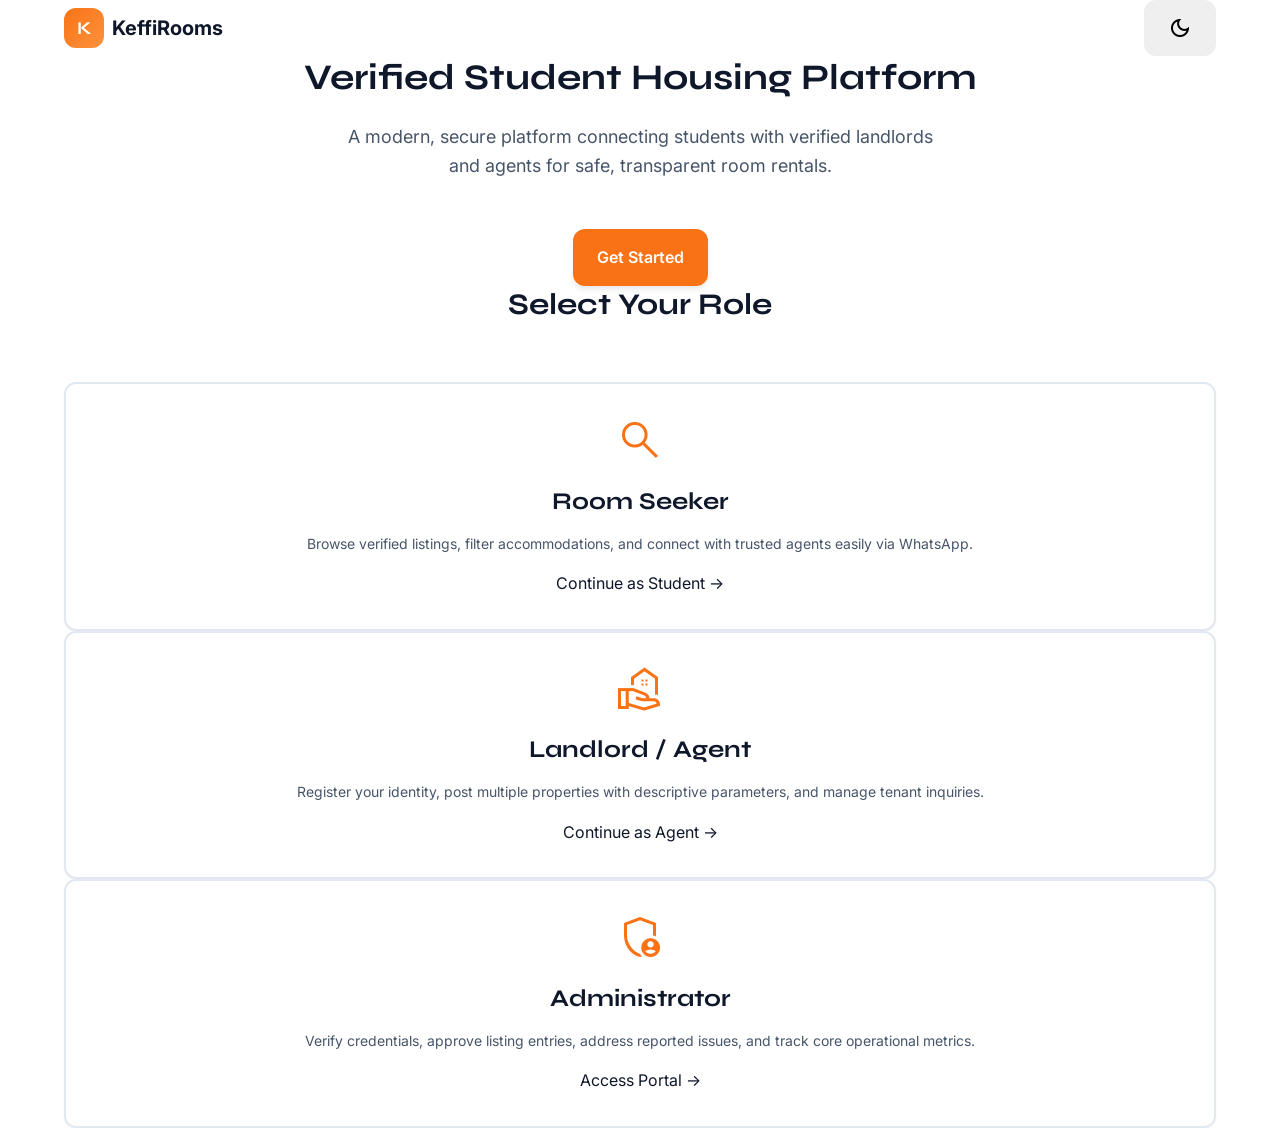
<file: index.html>
<!DOCTYPE html>
<html lang="en">
<head>
    <meta charset="UTF-8">
    <meta name="viewport" content="width=device-width, initial-scale=1.0">
    <title>KeffiRooms - Verified Student Housing Platform</title>
    
    <!-- Google Fonts & Material Icons -->
    <link rel="preconnect" href="https://fonts.googleapis.com">
    <link rel="preconnect" href="https://fonts.gstatic.com" crossorigin>
    <link href="https://fonts.googleapis.com/css2?family=Inter:wght@300;400;500;600;700&family=Syne:wght@700;800&display=swap" rel="stylesheet">
    <link rel="stylesheet" href="https://fonts.googleapis.com/icon?family=Material+Symbols+Outlined">
    
    <!-- Flat Stylesheets (No css/ folder) -->
    <link rel="stylesheet" href="base.css">
    <link rel="stylesheet" href="landing.css">

    <style>
        .role-card { cursor: pointer; transition: transform 0.2s, box-shadow 0.2s; }
        .role-card:active { transform: scale(0.98); }
        
        /* Modal Backdrop */
        .modal-backdrop {
            display: none; position: fixed; top: 0; left: 0; width: 100%; height: 100%;
            background-color: rgba(0, 0, 0, 0.6); z-index: 9999; justify-content: center;
            align-items: center; padding: 20px; backdrop-filter: blur(3px);
        }
        .modal-backdrop.active { display: flex !important; }
        
        /* Modal Window */
        .modal-content {
            background-color: #ffffff; color: #1a1a1a; padding: 24px; border-radius: 16px;
            max-width: 450px; width: 100%; box-shadow: 0 10px 30px rgba(0,0,0,0.3);
            animation: modalSlideUp 0.3s ease-out;
        }
        .dark-theme .modal-content { background-color: #121212; color: #ffffff; border: 1px solid #2a2a2a; }
        
        .modal-header { display: flex; justify-content: space-between; align-items: center; margin-bottom: 16px; border-bottom: 1px solid #eeeeee; padding-bottom: 10px; }
        .dark-theme .modal-header { border-bottom: 1px solid #2a2a2a; }
        .modal-header h2 { font-family: 'Syne', sans-serif; font-size: 1.3rem; margin: 0; }
        .close-modal { background: none; border: none; font-size: 28px; cursor: pointer; color: inherit; }
        
        /* Hide/Show Auth Form States */
        .auth-section { display: none; margin-top: 15px; }
        .auth-section.active { display: block; }
        
        /* Form styling */
        .form-group { margin-bottom: 14px; }
        .form-group label { display: block; margin-bottom: 5px; font-weight: 500; font-size: 0.9rem; }
        .form-group input {
            width: 100%; padding: 10px; border-radius: 8px; border: 1px solid #ccc;
            background: #fff; color: #000; font-family: inherit; font-size: 0.95rem;
        }
        .dark-theme .form-group input { background: #1e1e1e; color: #fff; border: 1px solid #333; }
        
        .checkbox-container {
            display: flex; align-items: flex-start; gap: 10px; margin-top: 15px;
            padding: 12px; background: #f5f5f5; border-radius: 8px; cursor: pointer; font-size: 0.9rem;
        }
        .dark-theme .checkbox-container { background: #1e1e1e; }
        
        .toggle-auth-mode {
            text-align: center; margin-top: 12px; font-size: 0.85rem; color: #555; cursor: pointer;
        }
        .dark-theme .toggle-auth-mode { color: #aaa; }
        .toggle-auth-mode strong { color: #007bff; }

        @keyframes modalSlideUp { from { opacity: 0; transform: translateY(20px); } to { opacity: 1; transform: translateY(0); } }
    </style>
</head>
<body>

    <!-- Header Navigation -->
    <header class="header">
        <div class="container flex-between">
            <div class="logo">
                <span class="logo-icon">K</span>
                <span class="logo-text">KeffiRooms</span>
            </div>
            <div class="nav-actions">
                <button id="theme-toggle" class="icon-btn" aria-label="Toggle theme">
                    <span class="material-symbols-outlined id-icon">dark_mode</span>
                </button>
            </div>
        </div>
    </header>

    <!-- Hero Section -->
    <main class="hero-section">
        <div class="container text-center">
            <h1 class="hero-title">Verified Student Housing Platform</h1>
            <p class="hero-subtitle">A modern, secure platform connecting students with verified landlords and agents for safe, transparent room rentals.</p>
            <a href="#roles" class="btn btn-primary" id="get-started-btn">Get Started</a>
        </div>
    </main>

    <!-- Role Selection Section -->
    <section id="roles" class="roles-section">
        <div class="container">
            <h2 class="section-title text-center">Select Your Role</h2>
            <div class="grid-3">
                
                <!-- Seeker Card -->
                <div class="card role-card" onclick="openAuthModal('seeker')">
                    <div class="card-icon">
                        <span class="material-symbols-outlined">search</span>
                    </div>
                    <h3>Room Seeker</h3>
                    <p>Browse verified listings, filter accommodations, and connect with trusted agents easily via WhatsApp.</p>
                    <span class="card-action-text">Continue as Student <span class="arrow">&rarr;</span></span>
                </div>

                <!-- Agent Card -->
                <div class="card role-card" onclick="openAuthModal('agent')">
                    <div class="card-icon">
                        <span class="material-symbols-outlined">real_estate_agent</span>
                    </div>
                    <h3>Landlord / Agent</h3>
                    <p>Register your identity, post multiple properties with descriptive parameters, and manage tenant inquiries.</p>
                    <span class="card-action-text">Continue as Agent <span class="arrow">&rarr;</span></span>
                </div>

                <!-- Admin Card -->
                <div class="card role-card" onclick="openAuthModal('admin')">
                    <div class="card-icon">
                        <span class="material-symbols-outlined">admin_panel_settings</span>
                    </div>
                    <h3>Administrator</h3>
                    <p>Verify credentials, approve listing entries, address reported issues, and track core operational metrics.</p>
                    <span class="card-action-text">Access Portal <span class="arrow">&rarr;</span></span>
                </div>

            </div>
        </div>
    </section>

    <!-- Interactive Gatekeeper Modal (T&C + Auth forms combined) -->
    <div id="terms-modal" class="modal-backdrop">
        <div class="modal-content">
            <div class="modal-header">
                <h2 id="modal-title-text">Terms & Conditions</h2>
                <button class="close-modal" onclick="closeModal()">&times;</button>
            </div>
            
            <!-- STEP 1: Terms and Conditions Panel -->
            <div id="terms-panel">
                <div style="max-height: 200px; overflow-y: auto; font-size: 0.9rem; line-height: 1.4; opacity: 0.9;">
                    <p><strong>Data Storage:</strong> Records are saved utilizing native local client architecture browser storage configurations.</p>
                    <p><strong>Intermediary Actions:</strong> Administrative actions verify entities to mitigate fraudulent profiles.</p>
                </div>
                <label class="checkbox-container">
                    <input type="checkbox" id="accept-checkbox">
                    I accept the Terms & Conditions of KeffiRooms.
                </label>
                <div style="display:flex; justify-content:flex-end; gap:10px; margin-top:15px;">
                    <button class="btn btn-secondary" onclick="closeModal()">Cancel</button>
                    <button class="btn btn-primary" id="terms-proceed-btn" disabled onclick="goToAuthStep()">Next</button>
                </div>
            </div>

            <!-- STEP 2: Login / Registration Panel -->
            <div id="auth-panel" class="auth-section">
                <form id="auth-form" onsubmit="handleAuthSubmit(event)">
                    <!-- Dynamic Name field for Registration only -->
                    <div class="form-group" id="name-group">
                        <label for="user-name">Full Name</label>
                        <input type="text" id="user-name" placeholder="John Doe">
                    </div>
                    <div class="form-group">
                        <label for="user-email">Email Address</label>
                        <input type="email" id="user-email" required placeholder="name@nsuk.edu.ng">
                    </div>
                    <div class="form-group">
                        <label for="user-password">Password</label>
                        <input type="password" id="user-password" required placeholder="••••••••">
                    </div>
                    
                    <button type="submit" class="btn btn-primary" style="width:100%; margin-top:10px;" id="auth-submit-btn">Create Account</button>
                </form>
                
                <div class="toggle-auth-mode" onclick="toggleAuthMode()">
                    <span id="toggle-msg">Already have an account? <strong>Log In</strong></span>
                </div>
            </div>

        </div>
    </div>

    <!-- Flat Core Scripts (No js/ folder) -->
    <script src="db.js"></script>
    <script src="auth.js"></script>

    <script>
        let selectedRole = '';
        let isLoginMode = false; // Starts in Sign Up mode

        const modal = document.getElementById('terms-modal');
        const checkbox = document.getElementById('accept-checkbox');
        const termsProceedBtn = document.getElementById('terms-proceed-btn');
        const termsPanel = document.getElementById('terms-panel');
        const authPanel = document.getElementById('auth-panel');
        const nameGroup = document.getElementById('name-group');
        const authSubmitBtn = document.getElementById('auth-submit-btn');
        const toggleMsg = document.getElementById('toggle-msg');
        const modalTitle = document.getElementById('modal-title-text');
        const themeToggle = document.getElementById('theme-toggle');

        // Theme Setup
        if (localStorage.getItem('theme') === 'dark') {
            document.documentElement.classList.add('dark-theme');
        }
        themeToggle.addEventListener('click', () => {
            document.documentElement.classList.toggle('dark-theme');
            localStorage.setItem('theme', document.documentElement.classList.contains('dark-theme') ? 'dark' : 'light');
        });

        // Step 1: Open Modal when Role clicked
        function openAuthModal(role) {
            selectedRole = role;
            modal.classList.add('active');
            termsPanel.style.display = 'block';
            authPanel.classList.remove('active');
            modalTitle.textContent = "Terms & Conditions";
            checkbox.checked = false;
            termsProceedBtn.disabled = true;
        }

        checkbox.addEventListener('change', (e) => {
            termsProceedBtn.disabled = !e.target.checked;
        });

        // Step 2: Show Auth Panel after checking T&C box
        function goToAuthStep() {
            termsPanel.style.display = 'none';
            authPanel.classList.add('active');
            updateAuthFormUI();
        }

        // Toggle form fields between Login and Sign Up
        function toggleAuthMode() {
            isLoginMode = !isLoginMode;
            updateAuthFormUI();
        }

        function updateAuthFormUI() {
            if (isLoginMode) {
                modalTitle.textContent = `Log In as ${selectedRole.toUpperCase()}`;
                nameGroup.style.display = 'none';
                document.getElementById('user-name').removeAttribute('required');
                authSubmitBtn.textContent = 'Log In';
                toggleMsg.innerHTML = "New to KeffiRooms? <strong>Create Account</strong>";
            } else {
                modalTitle.textContent = `${selectedRole.toUpperCase()} Registration`;
                nameGroup.style.display = 'block';
                document.getElementById('user-name').setAttribute('required', 'required');
                authSubmitBtn.textContent = 'Create Account';
                toggleMsg.innerHTML = "Already have an account? <strong>Log In</strong>";
            }
        }

        // Step 3: Handle Form submission, set user session parameters, and navigate
        function handleAuthSubmit(event) {
            event.preventDefault();
            
            const name = document.getElementById('user-name').value;
            const email = document.getElementById('user-email').value;
            
            // Build user profile payload
            const mockUserSession = {
                name: isLoginMode ? "Logged User" : name,
                email: email,
                role: selectedRole,
                authenticated: true,
                timestamp: new Date().toISOString()
            };

            // Write session flags to match what auth.js expects
            localStorage.setItem('currentUser', JSON.stringify(mockUserSession));
            localStorage.setItem('isLoggedIn', 'true');
            localStorage.setItem('userRole', selectedRole);

            // Redirect smoothly into portal files. The security guard will pass this session.
            window.location.href = `${selectedRole}.html`;
        }

        function closeModal() { modal.classList.remove('active'); }
    </script>
</body>
</html>
</file>
<file: base.css>
/* ============================================
   KEFFIROOMS - BASE STYLES
   Design Tokens, Animations, Global Styles
   ============================================ */

@import url('https://fonts.googleapis.com/css2?family=Inter:wght@300;400;500;600;700&family=Syne:wght@400;500;600;700&display=swap');

/* ============================================
   CSS VARIABLES - LIGHT MODE
   ============================================ */

:root {
    /* Colors */
    --primary: #0f172a;
    --primary-light: #1e293b;
    --accent: #f97316;
    --accent-light: #fb923c;
    --success: #22c55e;
    --warning: #eab308;
    --error: #ef4444;
    --info: #3b82f6;
    
    /* Backgrounds */
    --bg-primary: #ffffff;
    --bg-secondary: #f8fafc;
    --bg-tertiary: #f1f5f9;
    
    /* Text */
    --text-primary: #0f172a;
    --text-secondary: #475569;
    --text-tertiary: #94a3b8;
    
    /* Borders */
    --border-color: #e2e8f0;
    --border-light: #f1f5f9;
    
    /* Shadows */
    --shadow-sm: 0 1px 2px 0 rgba(0, 0, 0, 0.05);
    --shadow-md: 0 4px 6px -1px rgba(0, 0, 0, 0.1);
    --shadow-lg: 0 10px 15px -3px rgba(0, 0, 0, 0.1);
    --shadow-xl: 0 20px 25px -5px rgba(0, 0, 0, 0.1);
    
    /* Spacing */
    --spacing-xs: 0.25rem;
    --spacing-sm: 0.5rem;
    --spacing-md: 1rem;
    --spacing-lg: 1.5rem;
    --spacing-xl: 2rem;
    --spacing-2xl: 3rem;
    
    /* Border Radius */
    --radius-sm: 0.375rem;
    --radius-md: 0.5rem;
    --radius-lg: 0.75rem;
    --radius-xl: 1rem;
    
    /* Typography */
    --font-sans: 'Inter', sans-serif;
    --font-display: 'Syne', sans-serif;
    --font-size-xs: 0.75rem;
    --font-size-sm: 0.875rem;
    --font-size-base: 1rem;
    --font-size-lg: 1.125rem;
    --font-size-xl: 1.25rem;
    --font-size-2xl: 1.5rem;
    --font-size-3xl: 1.875rem;
    --font-size-4xl: 2.25rem;
    
    /* Z-index */
    --z-dropdown: 1000;
    --z-sticky: 1020;
    --z-fixed: 1030;
    --z-modal-backdrop: 1040;
    --z-modal: 1050;
    --z-popover: 1060;
    --z-tooltip: 1070;
}

/* ============================================
   CSS VARIABLES - DARK MODE
   ============================================ */

body.dark-mode {
    --bg-primary: #0f172a;
    --bg-secondary: #1e293b;
    --bg-tertiary: #334155;
    --text-primary: #f8fafc;
    --text-secondary: #cbd5e1;
    --text-tertiary: #94a3b8;
    --border-color: #334155;
    --border-light: #1e293b;
}

/* ============================================
   RESET & BASE STYLES
   ============================================ */

* {
    margin: 0;
    padding: 0;
    box-sizing: border-box;
}

html {
    scroll-behavior: smooth;
    -webkit-font-smoothing: antialiased;
    -moz-osx-font-smoothing: grayscale;
}

body {
    font-family: var(--font-sans);
    font-size: var(--font-size-base);
    line-height: 1.6;
    color: var(--text-primary);
    background-color: var(--bg-primary);
    transition: background-color 0.3s ease, color 0.3s ease;
}

/* ============================================
   TYPOGRAPHY
   ============================================ */

h1, h2, h3, h4, h5, h6 {
    font-family: var(--font-display);
    font-weight: 700;
    line-height: 1.2;
    margin-bottom: var(--spacing-md);
}

h1 {
    font-size: var(--font-size-4xl);
}

h2 {
    font-size: var(--font-size-3xl);
}

h3 {
    font-size: var(--font-size-2xl);
}

h4 {
    font-size: var(--font-size-xl);
}

h5 {
    font-size: var(--font-size-lg);
}

h6 {
    font-size: var(--font-size-base);
}

p {
    margin-bottom: var(--spacing-md);
    color: var(--text-secondary);
}

a {
    color: var(--accent);
    text-decoration: none;
    transition: color 0.2s ease;
}

a:hover {
    color: var(--accent-light);
}

/* ============================================
   BUTTONS
   ============================================ */

button, .btn {
    font-family: var(--font-sans);
    font-size: var(--font-size-base);
    font-weight: 600;
    padding: var(--spacing-md) var(--spacing-lg);
    border: none;
    border-radius: var(--radius-lg);
    cursor: pointer;
    transition: all 0.2s ease;
    display: inline-flex;
    align-items: center;
    justify-content: center;
    gap: var(--spacing-sm);
    text-decoration: none;
}

.btn-primary {
    background-color: var(--accent);
    color: white;
    box-shadow: var(--shadow-md);
}

.btn-primary:hover {
    background-color: var(--accent-light);
    box-shadow: var(--shadow-lg);
    transform: translateY(-2px);
}

.btn-primary:active {
    transform: translateY(0);
}

.btn-secondary {
    background-color: var(--bg-secondary);
    color: var(--text-primary);
    border: 1px solid var(--border-color);
}

.btn-secondary:hover {
    background-color: var(--bg-tertiary);
}

.btn-ghost {
    background-color: transparent;
    color: var(--text-primary);
    border: 1px solid var(--border-color);
}

.btn-ghost:hover {
    background-color: var(--bg-secondary);
}

.btn-danger {
    background-color: var(--error);
    color: white;
}

.btn-danger:hover {
    background-color: #dc2626;
}

.btn-success {
    background-color: var(--success);
    color: white;
}

.btn-success:hover {
    background-color: #16a34a;
}

.btn-sm {
    padding: var(--spacing-sm) var(--spacing-md);
    font-size: var(--font-size-sm);
}

.btn-lg {
    padding: var(--spacing-lg) var(--spacing-xl);
    font-size: var(--font-size-lg);
}

.btn-block {
    width: 100%;
}

.btn:disabled {
    opacity: 0.5;
    cursor: not-allowed;
}

/* ============================================
   FORMS
   ============================================ */

input, textarea, select {
    font-family: var(--font-sans);
    font-size: var(--font-size-base);
    padding: var(--spacing-md);
    border: 1px solid var(--border-color);
    border-radius: var(--radius-lg);
    background-color: var(--bg-primary);
    color: var(--text-primary);
    transition: all 0.2s ease;
}

input:focus, textarea:focus, select:focus {
    outline: none;
    border-color: var(--accent);
    box-shadow: 0 0 0 3px rgba(249, 115, 22, 0.1);
}

input::placeholder {
    color: var(--text-tertiary);
}

textarea {
    resize: vertical;
    min-height: 120px;
}

.form-group {
    margin-bottom: var(--spacing-lg);
}

.form-group label {
    display: block;
    margin-bottom: var(--spacing-sm);
    font-weight: 600;
    color: var(--text-primary);
}

.form-group.error input,
.form-group.error textarea,
.form-group.error select {
    border-color: var(--error);
}

.form-error {
    color: var(--error);
    font-size: var(--font-size-sm);
    margin-top: var(--spacing-sm);
}

.form-success {
    color: var(--success);
    font-size: var(--font-size-sm);
    margin-top: var(--spacing-sm);
}

/* ============================================
   CARDS
   ============================================ */

.card {
    background-color: var(--bg-secondary);
    border: 1px solid var(--border-color);
    border-radius: var(--radius-xl);
    padding: var(--spacing-lg);
    box-shadow: var(--shadow-sm);
    transition: all 0.2s ease;
}

.card:hover {
    box-shadow: var(--shadow-md);
}

.card-header {
    margin-bottom: var(--spacing-lg);
    padding-bottom: var(--spacing-lg);
    border-bottom: 1px solid var(--border-color);
}

.card-body {
    margin-bottom: var(--spacing-lg);
}

.card-footer {
    padding-top: var(--spacing-lg);
    border-top: 1px solid var(--border-color);
}

/* ============================================
   CONTAINERS & LAYOUT
   ============================================ */

.container {
    max-width: 1200px;
    margin: 0 auto;
    padding: 0 var(--spacing-lg);
}

.container-sm {
    max-width: 640px;
    margin: 0 auto;
    padding: 0 var(--spacing-lg);
}

.container-lg {
    max-width: 1400px;
    margin: 0 auto;
    padding: 0 var(--spacing-lg);
}

.grid {
    display: grid;
    gap: var(--spacing-lg);
}

.grid-2 {
    grid-template-columns: repeat(auto-fit, minmax(300px, 1fr));
}

.grid-3 {
    grid-template-columns: repeat(auto-fit, minmax(250px, 1fr));
}

.grid-4 {
    grid-template-columns: repeat(auto-fit, minmax(200px, 1fr));
}

.flex {
    display: flex;
    gap: var(--spacing-md);
}

.flex-center {
    display: flex;
    align-items: center;
    justify-content: center;
}

.flex-between {
    display: flex;
    align-items: center;
    justify-content: space-between;
}

.flex-col {
    flex-direction: column;
}

/* ============================================
   ANIMATIONS
   ============================================ */

@keyframes fadeIn {
    from {
        opacity: 0;
    }
    to {
        opacity: 1;
    }
}

@keyframes slideInUp {
    from {
        opacity: 0;
        transform: translateY(20px);
    }
    to {
        opacity: 1;
        transform: translateY(0);
    }
}

@keyframes slideInDown {
    from {
        opacity: 0;
        transform: translateY(-20px);
    }
    to {
        opacity: 1;
        transform: translateY(0);
    }
}

@keyframes slideInLeft {
    from {
        opacity: 0;
        transform: translateX(-20px);
    }
    to {
        opacity: 1;
        transform: translateX(0);
    }
}

@keyframes slideInRight {
    from {
        opacity: 0;
        transform: translateX(20px);
    }
    to {
        opacity: 1;
        transform: translateX(0);
    }
}

@keyframes pulse {
    0%, 100% {
        opacity: 1;
    }
    50% {
        opacity: 0.5;
    }
}

@keyframes spin {
    from {
        transform: rotate(0deg);
    }
    to {
        transform: rotate(360deg);
    }
}

.animate-fade-in {
    animation: fadeIn 0.3s ease-in;
}

.animate-slide-in-up {
    animation: slideInUp 0.3s ease-out;
}

.animate-slide-in-down {
    animation: slideInDown 0.3s ease-out;
}

.animate-slide-in-left {
    animation: slideInLeft 0.3s ease-out;
}

.animate-slide-in-right {
    animation: slideInRight 0.3s ease-out;
}

.animate-pulse {
    animation: pulse 2s cubic-bezier(0.4, 0, 0.6, 1) infinite;
}

.animate-spin {
    animation: spin 1s linear infinite;
}

/* ============================================
   UTILITIES
   ============================================ */

.text-center {
    text-align: center;
}

.text-right {
    text-align: right;
}

.text-left {
    text-align: left;
}

.text-muted {
    color: var(--text-tertiary);
}

.text-success {
    color: var(--success);
}

.text-error {
    color: var(--error);
}

.text-warning {
    color: var(--warning);
}

.text-info {
    color: var(--info);
}

.text-sm {
    font-size: var(--font-size-sm);
}

.text-lg {
    font-size: var(--font-size-lg);
}

.text-bold {
    font-weight: 700;
}

.text-semibold {
    font-weight: 600;
}

.mt-xs { margin-top: var(--spacing-xs); }
.mt-sm { margin-top: var(--spacing-sm); }
.mt-md { margin-top: var(--spacing-md); }
.mt-lg { margin-top: var(--spacing-lg); }
.mt-xl { margin-top: var(--spacing-xl); }
.mt-2xl { margin-top: var(--spacing-2xl); }

.mb-xs { margin-bottom: var(--spacing-xs); }
.mb-sm { margin-bottom: var(--spacing-sm); }
.mb-md { margin-bottom: var(--spacing-md); }
.mb-lg { margin-bottom: var(--spacing-lg); }
.mb-xl { margin-bottom: var(--spacing-xl); }
.mb-2xl { margin-bottom: var(--spacing-2xl); }

.p-xs { padding: var(--spacing-xs); }
.p-sm { padding: var(--spacing-sm); }
.p-md { padding: var(--spacing-md); }
.p-lg { padding: var(--spacing-lg); }
.p-xl { padding: var(--spacing-xl); }
.p-2xl { padding: var(--spacing-2xl); }

.hidden {
    display: none !important;
}

.visible {
    display: block !important;
}

.opacity-50 {
    opacity: 0.5;
}

.opacity-75 {
    opacity: 0.75;
}

.rounded {
    border-radius: var(--radius-lg);
}

.rounded-full {
    border-radius: 9999px;
}

.shadow {
    box-shadow: var(--shadow-md);
}

.shadow-lg {
    box-shadow: var(--shadow-lg);
}

/* ============================================
   RESPONSIVE
   ============================================ */

@media (max-width: 768px) {
    .container {
        padding: 0 var(--spacing-md);
    }
    
    h1 {
        font-size: var(--font-size-3xl);
    }
    
    h2 {
        font-size: var(--font-size-2xl);
    }
    
    .grid-2,
    .grid-3,
    .grid-4 {
        grid-template-columns: 1fr;
    }
}

/* ============================================
   SCROLLBAR STYLING
   ============================================ */

::-webkit-scrollbar {
    width: 8px;
    height: 8px;
}

::-webkit-scrollbar-track {
    background: var(--bg-secondary);
}

::-webkit-scrollbar-thumb {
    background: var(--border-color);
    border-radius: 4px;
}

::-webkit-scrollbar-thumb:hover {
    background: var(--text-tertiary);
}
</file>
<file: landing.css>
/* ============================================
   KEFFIROOMS - LANDING PAGE STYLES
   ============================================ */

/* ============================================
   NAVIGATION
   ============================================ */

.navbar {
    background-color: var(--bg-secondary);
    border-bottom: 1px solid var(--border-color);
    padding: var(--spacing-md) 0;
    position: sticky;
    top: 0;
    z-index: var(--z-sticky);
    box-shadow: var(--shadow-sm);
}

.logo {
    display: flex;
    align-items: center;
    gap: var(--spacing-sm);
    font-size: var(--font-size-xl);
    font-weight: 700;
    color: var(--accent);
}

.logo-icon {
    display: flex;
    align-items: center;
    justify-content: center;
    width: 40px;
    height: 40px;
    background: linear-gradient(135deg, var(--accent), var(--accent-light));
    color: white;
    border-radius: var(--radius-lg);
    font-family: var(--font-display);
    font-size: var(--font-size-lg);
}

.logo-text {
    color: var(--text-primary);
}

.nav-links {
    display: flex;
    align-items: center;
    gap: var(--spacing-lg);
}

.nav-link {
    color: var(--text-secondary);
    font-weight: 500;
    transition: color 0.2s ease;
}

.nav-link:hover {
    color: var(--accent);
}

.btn-theme {
    background: none;
    border: none;
    cursor: pointer;
    color: var(--text-primary);
    font-size: var(--font-size-lg);
    padding: var(--spacing-sm);
    transition: transform 0.2s ease;
}

.btn-theme:hover {
    transform: scale(1.1);
}

/* ============================================
   HERO SECTION
   ============================================ */

.hero {
    padding: 80px var(--spacing-lg) 120px;
    background: linear-gradient(135deg, var(--bg-primary), var(--bg-secondary));
    text-align: center;
}

.hero-content {
    animation: slideInUp 0.6s ease-out;
}

.hero-title {
    font-size: var(--font-size-4xl);
    margin-bottom: var(--spacing-lg);
    color: var(--text-primary);
    line-height: 1.2;
}

.hero-subtitle {
    font-size: var(--font-size-lg);
    color: var(--text-secondary);
    margin-bottom: var(--spacing-2xl);
    max-width: 600px;
    margin-left: auto;
    margin-right: auto;
}

.hero-cta {
    display: flex;
    gap: var(--spacing-lg);
    justify-content: center;
    flex-wrap: wrap;
}

@media (max-width: 768px) {
    .hero {
        padding: 60px var(--spacing-md) 80px;
    }
    
    .hero-title {
        font-size: var(--font-size-3xl);
    }
    
    .hero-subtitle {
        font-size: var(--font-size-base);
    }
    
    .hero-cta {
        flex-direction: column;
    }
    
    .hero-cta .btn {
        width: 100%;
    }
}

/* ============================================
   FEATURES SECTION
   ============================================ */

.features {
    padding: 80px var(--spacing-lg);
    background-color: var(--bg-primary);
}

.section-title {
    text-align: center;
    margin-bottom: 60px;
    font-size: var(--font-size-3xl);
}

.features-grid {
    display: grid;
    grid-template-columns: repeat(auto-fit, minmax(300px, 1fr));
    gap: var(--spacing-xl);
}

.feature-card {
    background-color: var(--bg-secondary);
    padding: var(--spacing-xl);
    border-radius: var(--radius-xl);
    border: 1px solid var(--border-color);
    text-align: center;
    transition: all 0.3s ease;
}

.feature-card:hover {
    transform: translateY(-8px);
    box-shadow: var(--shadow-lg);
    border-color: var(--accent);
}

.feature-icon {
    display: inline-flex;
    align-items: center;
    justify-content: center;
    width: 60px;
    height: 60px;
    background: linear-gradient(135deg, rgba(249, 115, 22, 0.1), rgba(251, 146, 60, 0.1));
    border-radius: var(--radius-lg);
    margin-bottom: var(--spacing-lg);
    color: var(--accent);
    font-size: 32px;
}

.feature-card h3 {
    margin-bottom: var(--spacing-md);
    color: var(--text-primary);
}

.feature-card p {
    color: var(--text-secondary);
    margin-bottom: 0;
}

/* ============================================
   MODALS
   ============================================ */

.modal {
    position: fixed;
    top: 0;
    left: 0;
    width: 100%;
    height: 100%;
    display: flex;
    align-items: center;
    justify-content: center;
    z-index: var(--z-modal);
}

.modal.hidden {
    display: none;
}

.modal-overlay {
    position: absolute;
    top: 0;
    left: 0;
    width: 100%;
    height: 100%;
    background-color: rgba(0, 0, 0, 0.5);
    cursor: pointer;
}

.modal-content {
    position: relative;
    background-color: var(--bg-primary);
    border-radius: var(--radius-xl);
    padding: var(--spacing-2xl);
    max-width: 500px;
    width: 90%;
    max-height: 90vh;
    overflow-y: auto;
    animation: slideInUp 0.3s ease-out;
    box-shadow: var(--shadow-xl);
}

.modal-large {
    max-width: 700px;
}

.modal-close {
    position: absolute;
    top: var(--spacing-lg);
    right: var(--spacing-lg);
    background: none;
    border: none;
    cursor: pointer;
    color: var(--text-secondary);
    font-size: var(--font-size-xl);
    padding: 0;
    transition: color 0.2s ease;
}

.modal-close:hover {
    color: var(--text-primary);
}

.modal-content h2 {
    margin-bottom: var(--spacing-md);
    color: var(--text-primary);
}

.modal-content > p {
    color: var(--text-secondary);
    margin-bottom: var(--spacing-lg);
}

/* ============================================
   ROLE SELECTION
   ============================================ */

.role-options {
    display: grid;
    grid-template-columns: 1fr;
    gap: var(--spacing-lg);
    margin-top: var(--spacing-xl);
}

.role-card {
    background: none;
    border: 2px solid var(--border-color);
    border-radius: var(--radius-lg);
    padding: var(--spacing-xl);
    text-align: center;
    cursor: pointer;
    transition: all 0.3s ease;
    display: flex;
    flex-direction: column;
    align-items: center;
    gap: var(--spacing-md);
}

.role-card:hover {
    border-color: var(--accent);
    background-color: var(--bg-secondary);
    transform: translateY(-4px);
}

.role-card .material-symbols-outlined {
    font-size: 48px;
    color: var(--accent);
}

.role-card h3 {
    margin: 0;
    color: var(--text-primary);
}

.role-card p {
    margin: 0;
    color: var(--text-secondary);
    font-size: var(--font-size-sm);
}

/* ============================================
   TERMS & CONDITIONS
   ============================================ */

.terms-content {
    margin: var(--spacing-xl) 0;
    max-height: 400px;
    overflow-y: auto;
}

.terms-content h3 {
    color: var(--text-primary);
    margin-top: var(--spacing-lg);
    margin-bottom: var(--spacing-md);
    font-size: var(--font-size-lg);
}

.terms-content p {
    color: var(--text-secondary);
    margin-bottom: var(--spacing-md);
    font-size: var(--font-size-sm);
}

.terms-content ul {
    margin-left: var(--spacing-lg);
    margin-bottom: var(--spacing-md);
    color: var(--text-secondary);
}

.terms-content li {
    margin-bottom: var(--spacing-sm);
    font-size: var(--font-size-sm);
}

.terms-actions {
    margin-top: var(--spacing-xl);
    display: flex;
    flex-direction: column;
    gap: var(--spacing-md);
}

.checkbox-label {
    display: flex;
    align-items: center;
    gap: var(--spacing-md);
    cursor: pointer;
    color: var(--text-secondary);
    font-size: var(--font-size-sm);
}

.checkbox-label input[type="checkbox"] {
    width: 20px;
    height: 20px;
    cursor: pointer;
    accent-color: var(--accent);
}

/* ============================================
   FOOTER
   ============================================ */

.footer {
    background-color: var(--bg-secondary);
    border-top: 1px solid var(--border-color);
    padding: var(--spacing-2xl) var(--spacing-lg) var(--spacing-lg);
}

.footer-content {
    display: grid;
    grid-template-columns: repeat(auto-fit, minmax(250px, 1fr));
    gap: var(--spacing-xl);
    margin-bottom: var(--spacing-xl);
}

.footer-section h4 {
    color: var(--text-primary);
    margin-bottom: var(--spacing-md);
}

.footer-section p {
    color: var(--text-secondary);
    margin-bottom: var(--spacing-sm);
    font-size: var(--font-size-sm);
}

.footer-section ul {
    list-style: none;
}

.footer-section ul li {
    margin-bottom: var(--spacing-sm);
}

.footer-section a {
    color: var(--text-secondary);
    font-size: var(--font-size-sm);
    transition: color 0.2s ease;
}

.footer-section a:hover {
    color: var(--accent);
}

.footer-bottom {
    text-align: center;
    padding-top: var(--spacing-lg);
    border-top: 1px solid var(--border-color);
    color: var(--text-tertiary);
    font-size: var(--font-size-sm);
}

@media (max-width: 768px) {
    .features {
        padding: 60px var(--spacing-md);
    }
    
    .features-grid {
        gap: var(--spacing-lg);
    }
    
    .modal-content {
        padding: var(--spacing-lg);
    }
    
    .footer-content {
        grid-template-columns: 1fr;
    }
}
</file>
<file: admin.css>
.admin-section {
    padding: 60px var(--spacing-lg);
}

.admin-content {
    max-width: 800px;
}

.admin-section h2 {
    margin-bottom: var(--spacing-xl);
}
</file>
<file: agent.css>
.agent-section {
    padding: 60px var(--spacing-lg);
}

.agent-content {
    max-width: 600px;
}

.agent-section h2 {
    margin-bottom: var(--spacing-xl);
}
</file>
<file: seeker.css>
/* ============================================
   KEFFIROOMS - SEEKER PORTAL STYLES
   ============================================ */

/* ============================================
   HEADER
   ============================================ */

.header {
    background-color: var(--bg-secondary);
    border-bottom: 1px solid var(--border-color);
    padding: var(--spacing-md) 0;
    position: sticky;
    top: 0;
    z-index: var(--z-sticky);
    box-shadow: var(--shadow-sm);
}

.header-actions {
    display: flex;
    align-items: center;
    gap: var(--spacing-lg);
}

.btn-theme,
.btn-profile,
.btn-logout {
    background: none;
    border: none;
    cursor: pointer;
    color: var(--text-primary);
    font-size: var(--font-size-lg);
    padding: var(--spacing-sm);
    transition: all 0.2s ease;
    display: flex;
    align-items: center;
    justify-content: center;
}

.btn-theme:hover,
.btn-profile:hover,
.btn-logout:hover {
    color: var(--accent);
    transform: scale(1.1);
}

/* ============================================
   SEARCH SECTION
   ============================================ */

.search-section {
    background: linear-gradient(135deg, var(--bg-secondary), var(--bg-tertiary));
    padding: var(--spacing-2xl) var(--spacing-lg);
    border-bottom: 1px solid var(--border-color);
}

.search-section h2 {
    margin-bottom: var(--spacing-xl);
    text-align: center;
}

.search-filters {
    display: grid;
    grid-template-columns: 2fr 1fr 1fr 1fr;
    gap: var(--spacing-md);
    align-items: end;
}

.search-input,
.filter-select {
    padding: var(--spacing-md);
    border: 1px solid var(--border-color);
    border-radius: var(--radius-lg);
    background-color: var(--bg-primary);
    color: var(--text-primary);
    font-size: var(--font-size-base);
    transition: all 0.2s ease;
}

.search-input:focus,
.filter-select:focus {
    outline: none;
    border-color: var(--accent);
    box-shadow: 0 0 0 3px rgba(249, 115, 22, 0.1);
}

@media (max-width: 1024px) {
    .search-filters {
        grid-template-columns: 1fr 1fr;
    }
}

@media (max-width: 768px) {
    .search-filters {
        grid-template-columns: 1fr;
    }
}

/* ============================================
   LISTINGS SECTION
   ============================================ */

.listings-section {
    padding: var(--spacing-2xl) var(--spacing-lg);
}

.listings-grid {
    display: grid;
    grid-template-columns: repeat(auto-fill, minmax(280px, 1fr));
    gap: var(--spacing-lg);
}

/* ============================================
   LISTING CARD
   ============================================ */

.listing-card {
    background-color: var(--bg-secondary);
    border: 1px solid var(--border-color);
    border-radius: var(--radius-xl);
    overflow: hidden;
    transition: all 0.3s ease;
    cursor: pointer;
    display: flex;
    flex-direction: column;
}

.listing-card:hover {
    transform: translateY(-8px);
    box-shadow: var(--shadow-lg);
    border-color: var(--accent);
}

.listing-image {
    width: 100%;
    height: 200px;
    background: linear-gradient(135deg, var(--bg-tertiary), var(--border-color));
    display: flex;
    align-items: center;
    justify-content: center;
    font-size: 48px;
    color: var(--text-tertiary);
    position: relative;
    overflow: hidden;
}

.listing-image img {
    width: 100%;
    height: 100%;
    object-fit: cover;
}

.listing-badge {
    position: absolute;
    top: var(--spacing-md);
    right: var(--spacing-md);
    background-color: var(--success);
    color: white;
    padding: var(--spacing-sm) var(--spacing-md);
    border-radius: var(--radius-md);
    font-size: var(--font-size-sm);
    font-weight: 600;
    display: flex;
    align-items: center;
    gap: var(--spacing-sm);
}

.listing-content {
    padding: var(--spacing-lg);
    flex-grow: 1;
    display: flex;
    flex-direction: column;
}

.listing-title {
    font-size: var(--font-size-lg);
    font-weight: 700;
    color: var(--text-primary);
    margin-bottom: var(--spacing-sm);
}

.listing-location {
    display: flex;
    align-items: center;
    gap: var(--spacing-sm);
    color: var(--text-secondary);
    font-size: var(--font-size-sm);
    margin-bottom: var(--spacing-md);
}

.listing-details {
    display: flex;
    gap: var(--spacing-lg);
    margin-bottom: var(--spacing-md);
    padding-bottom: var(--spacing-md);
    border-bottom: 1px solid var(--border-color);
}

.detail-item {
    display: flex;
    align-items: center;
    gap: var(--spacing-sm);
    color: var(--text-secondary);
    font-size: var(--font-size-sm);
}

.listing-price {
    font-size: var(--font-size-xl);
    font-weight: 700;
    color: var(--accent);
    margin-bottom: var(--spacing-md);
}

.listing-agent {
    display: flex;
    align-items: center;
    gap: var(--spacing-md);
    padding-top: var(--spacing-md);
    border-top: 1px solid var(--border-color);
}

.agent-avatar {
    width: 40px;
    height: 40px;
    border-radius: 50%;
    background: linear-gradient(135deg, var(--accent), var(--accent-light));
    display: flex;
    align-items: center;
    justify-content: center;
    color: white;
    font-weight: 700;
}

.agent-info {
    flex-grow: 1;
}

.agent-name {
    font-weight: 600;
    color: var(--text-primary);
    font-size: var(--font-size-sm);
}

.agent-rating {
    display: flex;
    align-items: center;
    gap: var(--spacing-xs);
    color: var(--warning);
    font-size: var(--font-size-xs);
}

.favorite-btn {
    background: none;
    border: none;
    cursor: pointer;
    font-size: var(--font-size-lg);
    color: var(--text-tertiary);
    transition: all 0.2s ease;
    padding: 0;
}

.favorite-btn:hover,
.favorite-btn.active {
    color: var(--error);
    transform: scale(1.2);
}

/* ============================================
   LISTING DETAIL MODAL
   ============================================ */

.listing-detail-header {
    display: grid;
    grid-template-columns: 1fr 1fr;
    gap: var(--spacing-xl);
    margin-bottom: var(--spacing-xl);
}

.detail-images {
    display: grid;
    grid-template-columns: 1fr;
    gap: var(--spacing-md);
}

.detail-image {
    width: 100%;
    height: 300px;
    background: linear-gradient(135deg, var(--bg-tertiary), var(--border-color));
    border-radius: var(--radius-lg);
    display: flex;
    align-items: center;
    justify-content: center;
    font-size: 64px;
    color: var(--text-tertiary);
}

.detail-info h2 {
    margin-bottom: var(--spacing-md);
}

.detail-price {
    font-size: var(--font-size-3xl);
    font-weight: 700;
    color: var(--accent);
    margin-bottom: var(--spacing-lg);
}

.detail-specs {
    display: grid;
    grid-template-columns: 1fr 1fr;
    gap: var(--spacing-lg);
    margin-bottom: var(--spacing-lg);
    padding-bottom: var(--spacing-lg);
    border-bottom: 1px solid var(--border-color);
}

.spec-item {
    display: flex;
    align-items: center;
    gap: var(--spacing-md);
}

.spec-icon {
    width: 40px;
    height: 40px;
    background-color: var(--bg-secondary);
    border-radius: var(--radius-md);
    display: flex;
    align-items: center;
    justify-content: center;
    color: var(--accent);
    font-size: var(--font-size-lg);
}

.spec-text {
    display: flex;
    flex-direction: column;
}

.spec-label {
    font-size: var(--font-size-sm);
    color: var(--text-tertiary);
}

.spec-value {
    font-weight: 600;
    color: var(--text-primary);
}

.detail-description {
    margin-bottom: var(--spacing-lg);
}

.detail-description h3 {
    margin-bottom: var(--spacing-md);
}

.detail-description p {
    color: var(--text-secondary);
    line-height: 1.8;
}

.detail-agent-card {
    background-color: var(--bg-secondary);
    padding: var(--spacing-lg);
    border-radius: var(--radius-lg);
    margin-bottom: var(--spacing-lg);
}

.detail-agent-card h3 {
    margin-bottom: var(--spacing-md);
}

.agent-details {
    display: flex;
    align-items: center;
    gap: var(--spacing-lg);
    margin-bottom: var(--spacing-lg);
}

.agent-avatar-large {
    width: 80px;
    height: 80px;
    border-radius: 50%;
    background: linear-gradient(135deg, var(--accent), var(--accent-light));
    display: flex;
    align-items: center;
    justify-content: center;
    color: white;
    font-weight: 700;
    font-size: var(--font-size-2xl);
}

.agent-info-large {
    flex-grow: 1;
}

.agent-info-large p {
    margin-bottom: var(--spacing-sm);
}

.detail-actions {
    display: grid;
    grid-template-columns: 1fr 1fr;
    gap: var(--spacing-md);
}

.detail-actions .btn {
    width: 100%;
}

@media (max-width: 768px) {
    .listing-detail-header {
        grid-template-columns: 1fr;
    }
    
    .detail-specs {
        grid-template-columns: 1fr;
    }
    
    .detail-actions {
        grid-template-columns: 1fr;
    }
}

/* ============================================
   FOOTER
   ============================================ */

.footer {
    background-color: var(--bg-secondary);
    border-top: 1px solid var(--border-color);
    padding: var(--spacing-lg);
    text-align: center;
    color: var(--text-tertiary);
    font-size: var(--font-size-sm);
}

/* ============================================
   EMPTY STATE
   ============================================ */

.empty-state {
    text-align: center;
    padding: var(--spacing-2xl) var(--spacing-lg);
    color: var(--text-secondary);
}

.empty-state-icon {
    font-size: 64px;
    color: var(--text-tertiary);
    margin-bottom: var(--spacing-lg);
}

.empty-state h3 {
    margin-bottom: var(--spacing-md);
}

.empty-state p {
    margin-bottom: 0;
}
</file>
